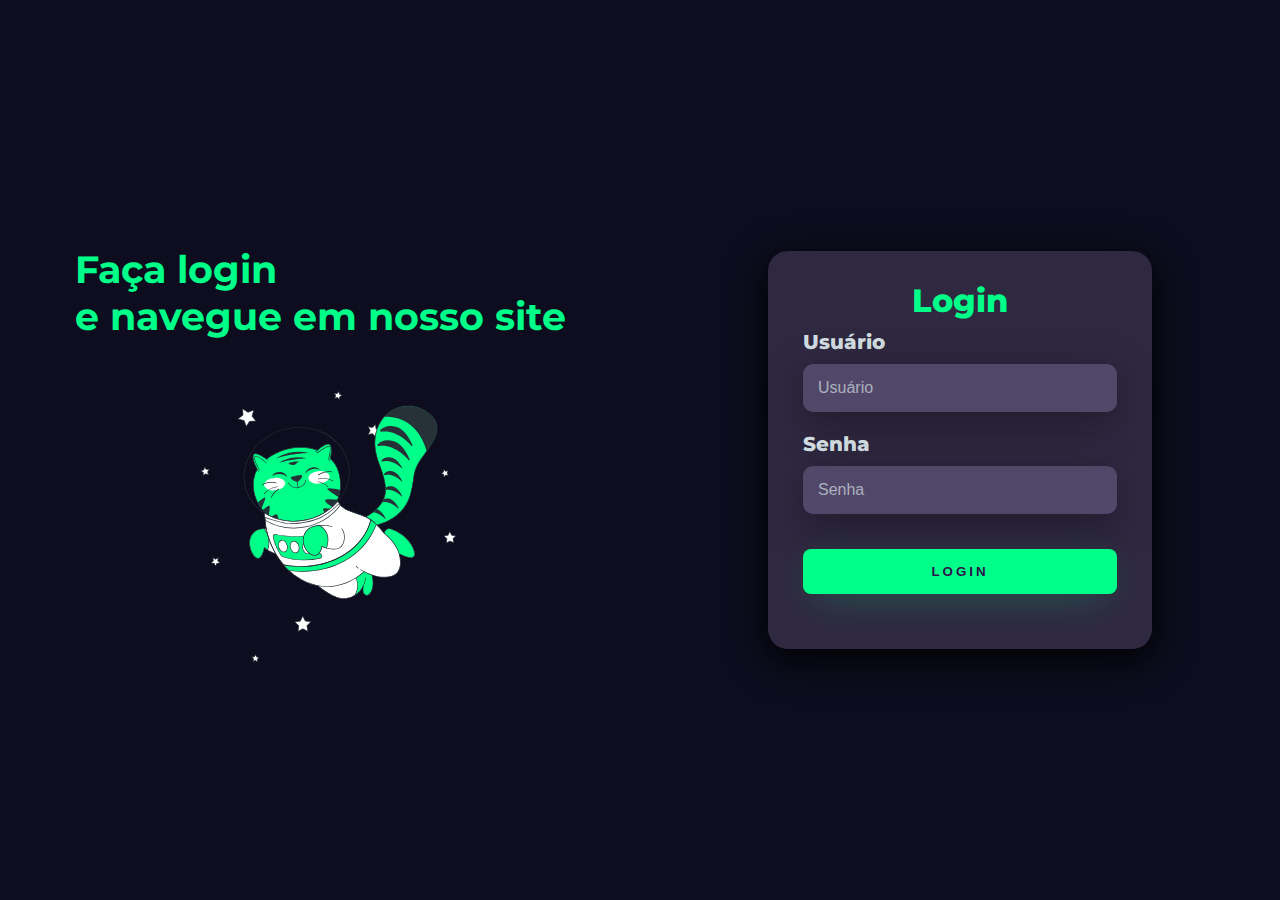
<file: index.html>
<!DOCTYPE html>
<html lang="en">

<head>
    <meta charset="UTF-8">
    <meta http-equiv="X-UA-Compatible" content="IE=edge">
    <meta name="viewport" content="width=device-width, initial-scale=1.0">
    <link rel="stylesheet" href="style.css">
    <title>Login</title>
</head>

<body>
    <div class="main-login">
        <div class="left-login">
            <h1>Faça login<br>e navegue em nosso site</h1>
            <img src="cat-astronaut.svg" class="login-image" alt="Cat Astronaut">
        </div>
        <div class="right-login">
            <div class="card-login">
                <h1>Login</h1>
                <div class="textfiled">
                    <label for="usuario">Usuário</label>
                    <input type="text" name="usuario" placeholder="Usuário">
                </div>
                <div class="textfiled">
                    <label for="senha">Senha</label>
                    <input type="password" name="senha" placeholder="Senha">
                </div>
                <button class="btn-login" onclick="redirecionar()">Login</button>
                <script>
                    function redirecionar() {window.location.href = "/Loading_Screen//index.html"}
                </script>
            </div>
        </div>
    </div>
</body>

</html>
</file>
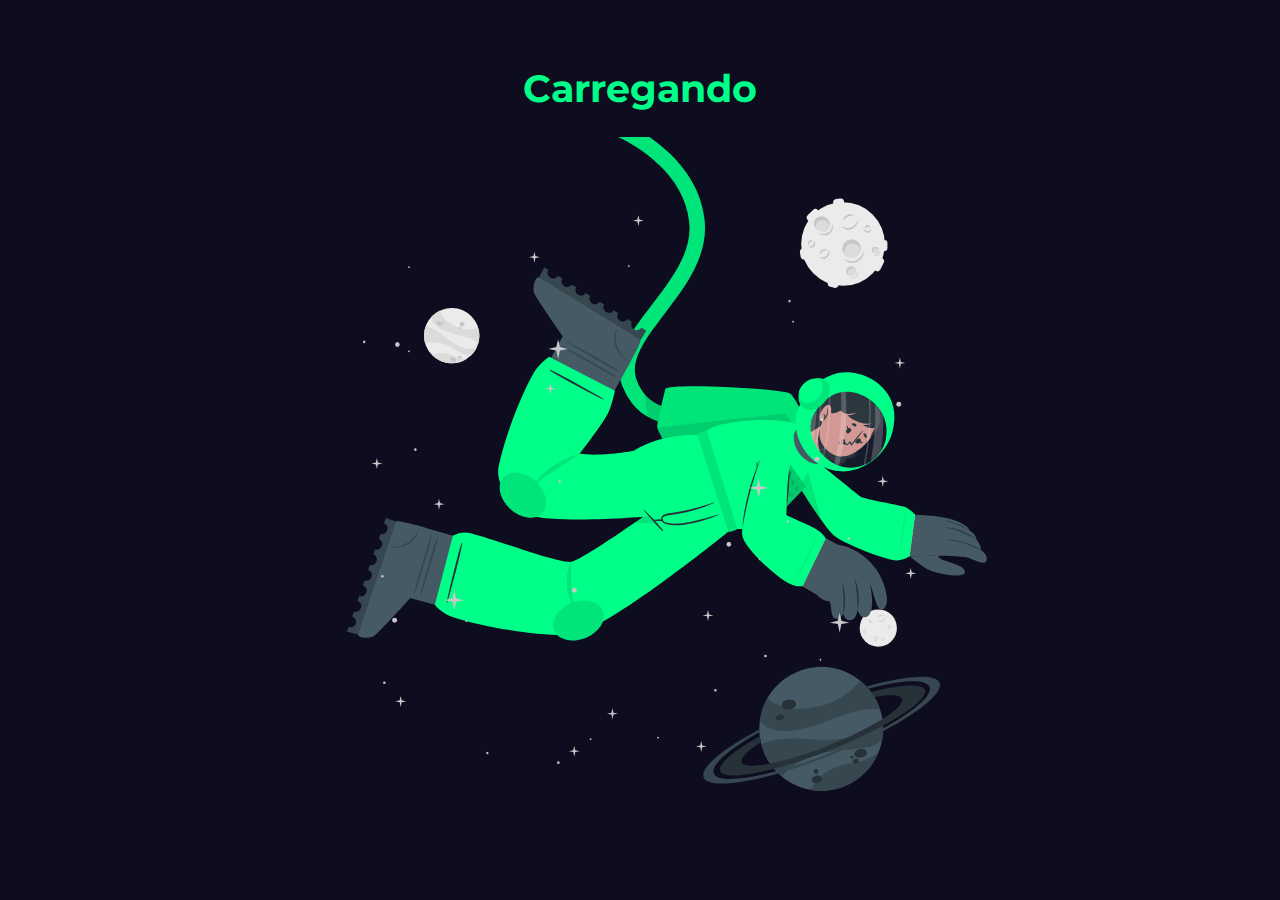
<file: Loading_Screen/index.html>
<!DOCTYPE html>
<html lang="en">

<head>
    <meta charset="UTF-8">
    <meta http-equiv="X-UA-Compatible" content="IE=edge">
    <meta name="viewport" content="width=device-width, initial-scale=1.0">
    <link rel="stylesheet" href="style.css">
    <title>Loading</title>
</head>

<body>
    <div class="main-loading">
        <h1>Carregando</h1>
        <div class="loading-image">
            <img src="astronaut-animate.svg" alt="Astronaut Animate">
        </div>
    </div>
    <script>
        setTimeout(function () {window.location.href = "https://github.com/Luccas-Silva"}, 7000)
    </script>
</body>

</html>
</file>
<file: style.css>
@import url('https://fonts.googleapis.com/css2?family=Montserrat:wght@400;700&display=swap');

body {
    margin: 0;
    font-family: 'Montserrat', sans-serif;
}

body * {
    box-sizing: border-box;
}

.main-login {
    width: 100vw;
    height: 100vh;
    background: #0D0D1F;
    display: flex;
    justify-content: center;
    align-items: center;
}

.left-login {
    width: 50vw;
    height: 100vh;
    display: flex;
    justify-content: center;
    align-items: center;
    flex-direction: column;
}

.left-login>h1 {
    font-size: 3vw;
    color: #00ff88;
}

.login-image {
    width: 35vh;
}

.right-login {
    width: 50vw;
    height: 100vh;
    display: flex;
    justify-content: center;
    align-items: center;

}

.card-login {
    width: 60%;
    display: flex;
    justify-content: center;
    align-items: center;
    flex-direction: column;
    padding: 30px 35px;
    background: #2f2841;
    border-radius: 20px;
    box-shadow: 0px 10px 40px;
}

.card-login>h1 {
    color: #00ff88;
    font-weight: 800;
    margin: 0;
}

.textfiled {
    width: 100%;
    display: flex;
    flex-direction: column;
    align-items: flex-start;
    justify-content: center;
    margin: 10px 0px;
}

.textfiled>input {
    width: 100%;
    border: none;
    border-radius: 10px;
    padding: 15px;
    background: #514869;
    color: #ffffff;
    font-size: 12pt;
    box-shadow: 0px 10px 40px #00000056;
    outline: none;
    box-sizing: border-box;
}

.textfiled>label {
    font-size: 15pt;
    color: #f0ffffde;
    margin-bottom: 10px;
    font-weight: 800;
}

.textfiled>input::placeholder {
    color: #f0ffff94;
}

.btn-login {
    width: 100%;
    padding: 15px 0px;
    margin: 25px;
    border: none;
    border-radius: 8px;
    outline: none;
    text-transform: uppercase;
    font-weight: 800;
    letter-spacing: 3px;
    color: #2b134b;
    background: #00ff88;
    cursor: pointer;
    box-shadow: 0px 10px 40px -12px #00ff8058;
}

@media only screen and (max-width: 950px) {
    .card-login {
        width: 85%;
    }
}

@media only screen and (max-width: 600px) {
    .main-login {
        flex-direction: column;
    }

    .left-login>h1 {
        display: none;
    }

    .left-login {
        width: 100%;
        height: auto;
    }

    .right-login {
        width: 100%;
        height: auto;
    }

    .login-image {
        width: 50vw;
    }

    .card-login {
        width: 90%;
    }

}
</file>
<file: Loading_Screen/style.css>
@import url('https://fonts.googleapis.com/css2?family=Montserrat:wght@400;700&display=swap');

body{
    margin: 0;
    font-family: 'Montserrat', sans-serif;
}

body * {
    box-sizing: border-box;
}

.main-loading {
    width: 100vw;
    height: 100vh;
    background: #0D0D1F;
    display: flex;
    justify-content: center;
    align-items: center;
    flex-direction: column; 
}

.main-loading > h1{
    font-size: 3vw;
    color: #00ff88;
}

.loading-image{
    width: 80vh;
}
</file>
